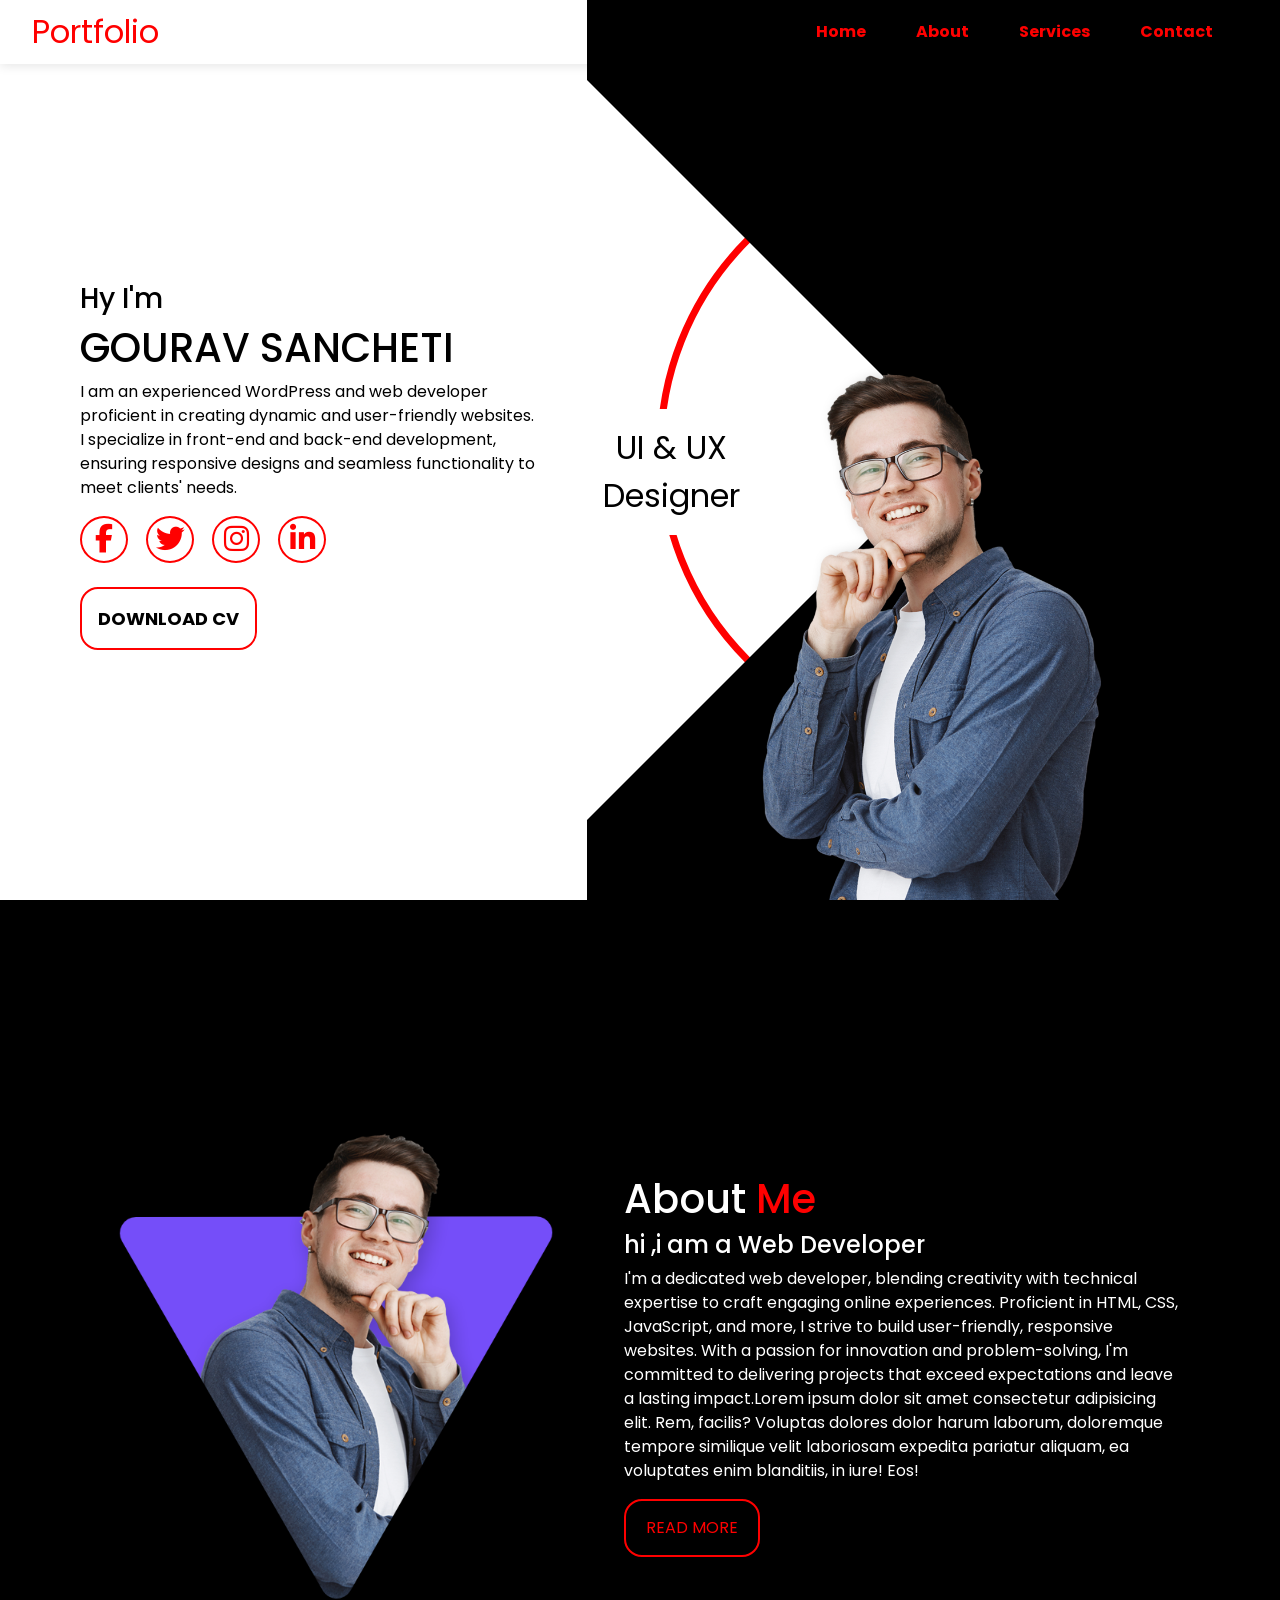
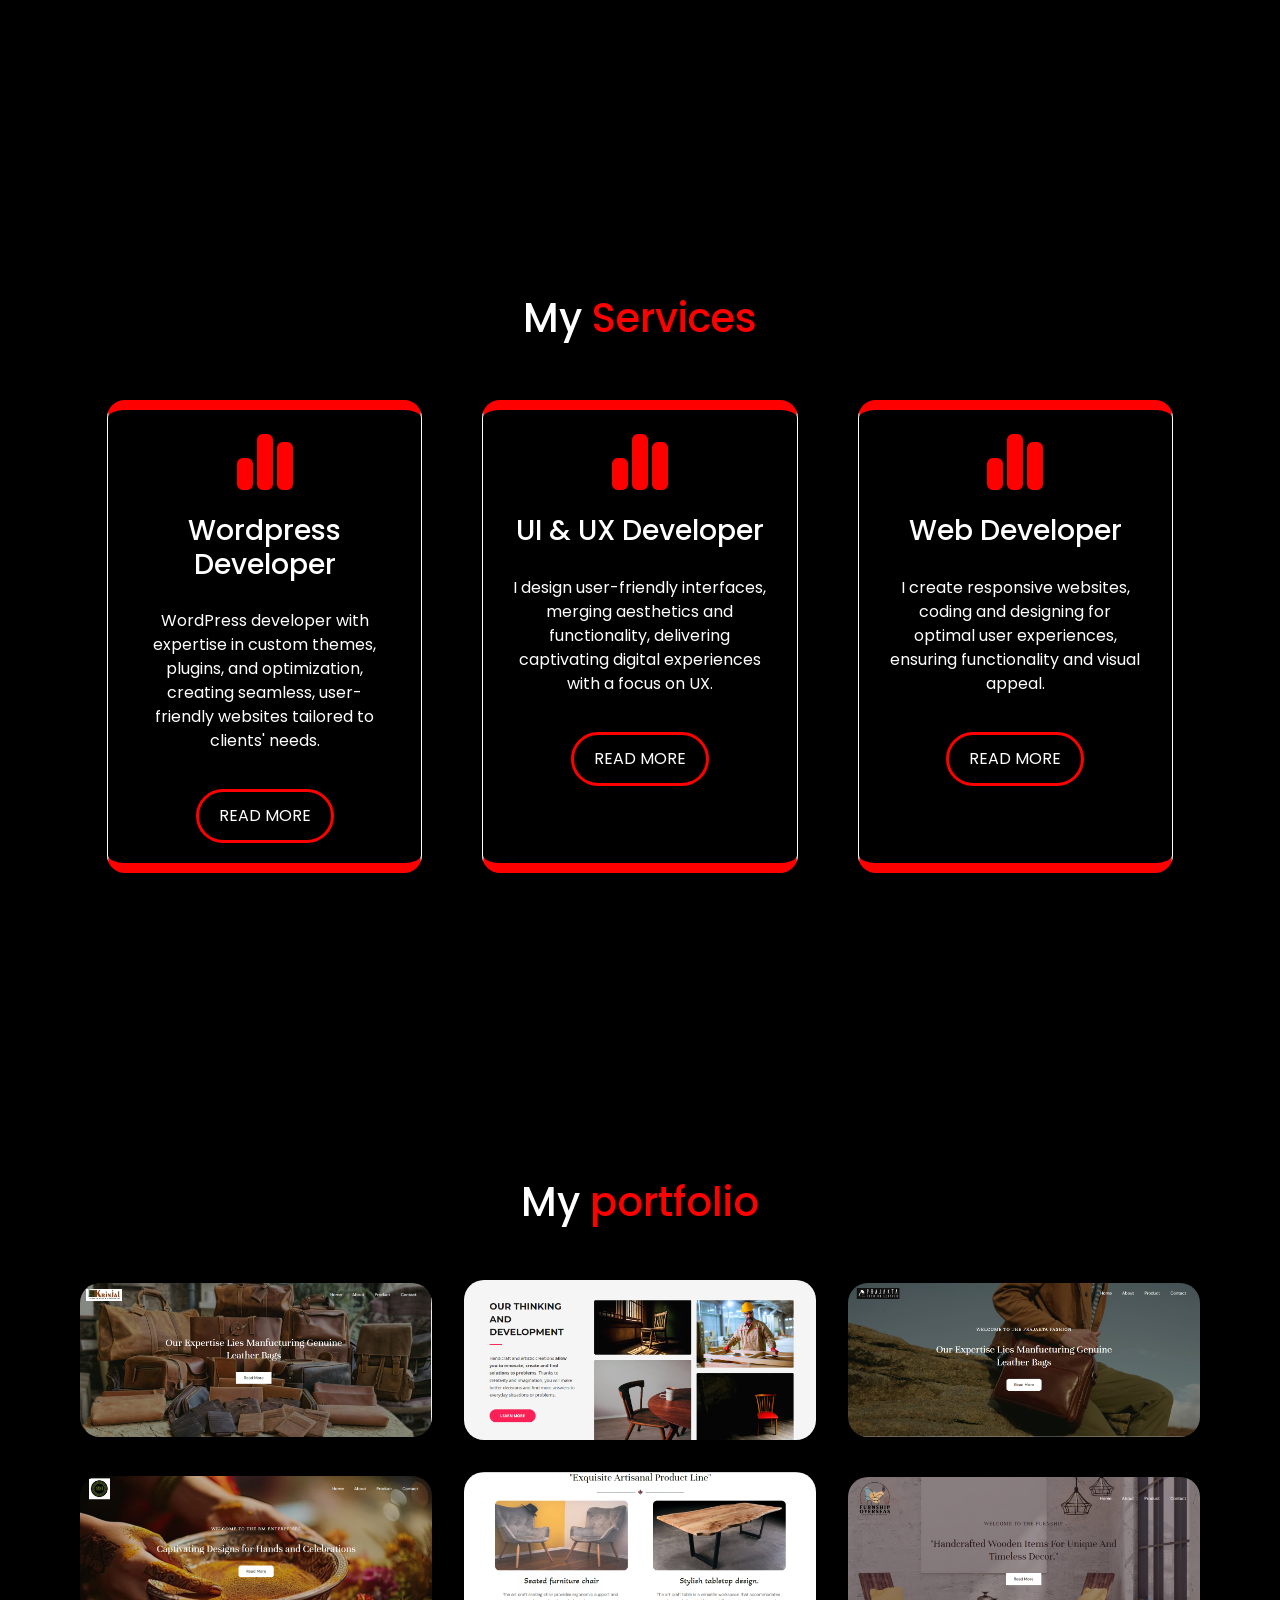
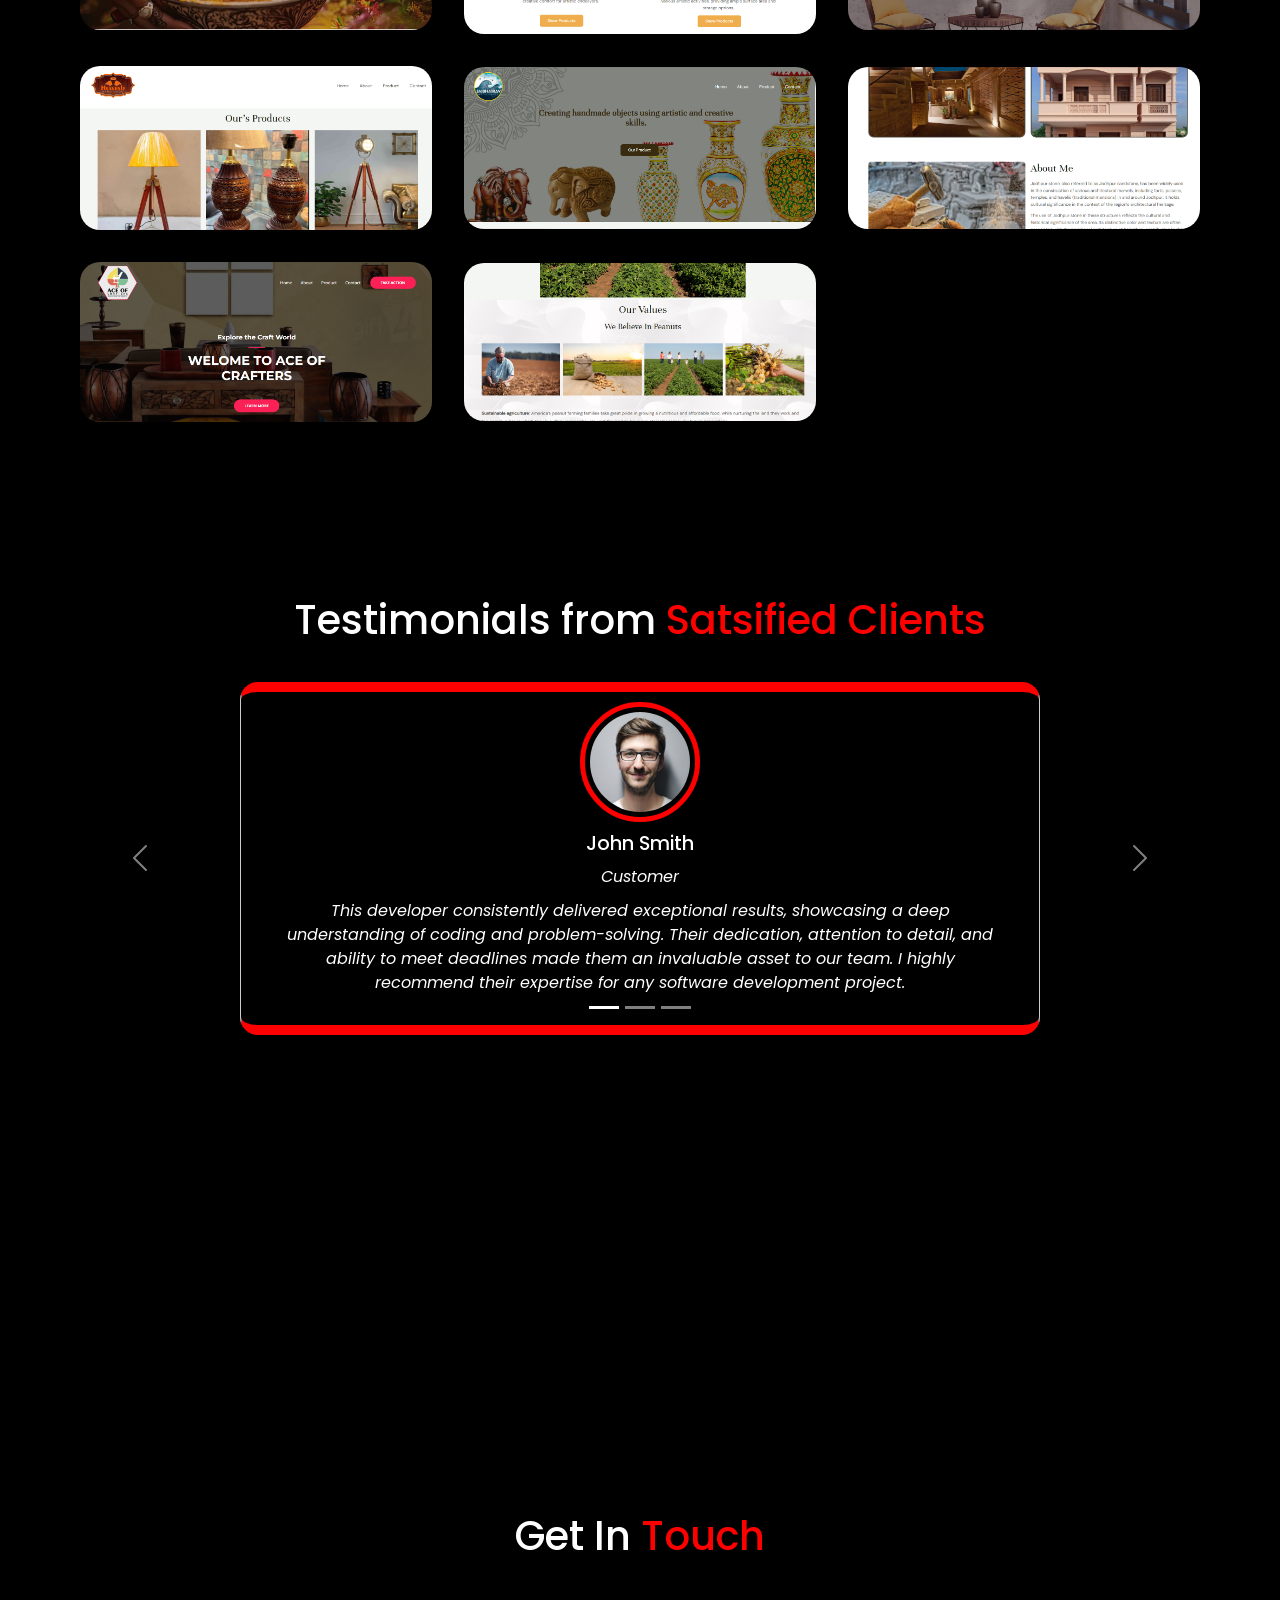
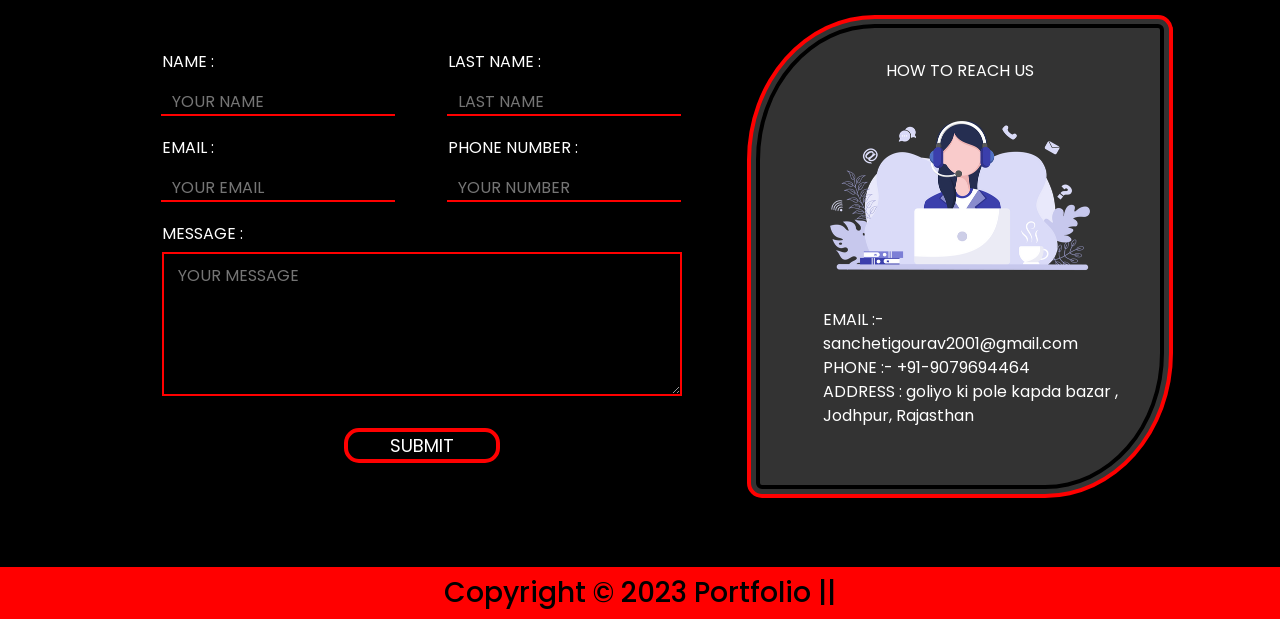
<file: index.html>
<!DOCTYPE html>
<html lang="en">
  <head>
    <meta charset="UTF-8" />
    <meta http-equiv="X-UA-Compatible" content="IE=edge" />
    <meta name="viewport" content="width=device-width, initial-scale=1.0" />
    <title>Portfilio</title>

    <!-- Bootstrap CSS -->
    <link
      href="https://cdn.jsdelivr.net/npm/bootstrap@5.0.2/dist/css/bootstrap.min.css"
      rel="stylesheet"
      integrity="sha384-EVSTQN3/azprG1Anm3QDgpJLIm9Nao0Yz1ztcQTwFspd3yD65VohhpuuCOmLASjC"
      crossorigin="anonymous"
    />

    <!-- fontawesome -->
    <link
      rel="stylesheet"
      href="https://cdnjs.cloudflare.com/ajax/libs/font-awesome/6.4.2/css/all.min.css"
    />
    <!-- custom css -->
    <link rel="stylesheet" href="css/style.css" />
  </head>

  <body>
    <!-- header design -->
    <div class="nav">
      <nav class="navbar">
        <div class="logo">Portfolio</div>
        <ul id="nav-menu">
          <li><a href="#home">Home</a></li>
          <li><a href="#about-section">About</a></li>
          <li><a href="#service">Services</a></li>
          <li><a href="#contact">Contact</a></li>
        </ul>
        <div class="nav-icon">
          <button class="bars" id="bars" onclick="show()">
            <div class="bar"></div>
            <div class="bar"></div>
            <div class="bar"></div>
          </button>
          <div class="cancle" id="cancle" onclick="hide()">&times;</div>
        </div>
      </nav>
    </div>

    <!-- home section design -->

    <section id="home" class="home">
      <div class="profile">
        <div class="profile-details">
          <h3 class="heading">Hy I'm</h3>
          <h1 class="heading">GOURAV SANCHETI</h1>
          <p>
            I am an experienced WordPress and web developer proficient in
            creating dynamic and user-friendly websites. I specialize in
            front-end and back-end development, ensuring responsive designs and
            seamless functionality to meet clients' needs.
          </p>
          <div class="social-media-links">
            <div class="facebook links">
              <a href="#">
                <i class="fa-brands fa-facebook-f"></i>
              </a>
            </div>
            <div class="twitter links">
              <a href="#">
                <i class="fa-brands fa-twitter"></i>
              </a>
            </div>
            <div class="instagram links">
              <a href="#">
                <i class="fa-brands fa-instagram"></i>
              </a>
            </div>
            <div class="facebook links">
              <a href="#">
                <i class="fa-brands fa-linkedin-in"></i>
              </a>
            </div>
          </div>
          <button class="cv capital">download cv</button>
        </div>
        <div class="profile-img">
          <div class="overlay"></div>
          <img class="overlay-1" src="images\border2.png" alt="" />
          <!-- <svg class="line" height="900" width="900" background="black">
  <line x1="0" y1="0" x2="340" y2="340" style="stroke:rgb(255,0,0);stroke-width:10" />
  <line x1="310" y1="310" x2="0" y2="620" style="stroke:rgb(255,0,0);stroke-width:10" />

  Sorry, your browser does not support inline SVG.
</svg> -->
          <img src="images/home.png" alt="img" />
          <div class="professions-box">
            <div class="profession" style="--i: 1">
              Website <br />
              Developer
            </div>
            <div class="profession" style="--i: 2">
              Graphics <br />
              Designer
            </div>
            <div class="profession" style="--i: 3">
              SEO <br />
              Developer
            </div>
            <div class="profession" style="--i: 4">
              UI & UX <br />
              Designer
            </div>
          </div>
        </div>
      </div>
    </section>

    <!-- about section design -->
    <section id="about-section" class="about">
      <div class="about-img">
        <img src="images\about.png" alt="my image" />
      </div>
      <div class="about-content">
        <h1 class="heading">About <span>Me</span></h1>
        <h4 class="heading">hi ,i am a Web Developer</h4>
        <p>
          I'm a dedicated web developer, blending creativity with technical
          expertise to craft engaging online experiences. Proficient in HTML,
          CSS, JavaScript, and more, I strive to build user-friendly, responsive
          websites. With a passion for innovation and problem-solving, I'm
          committed to delivering projects that exceed expectations and leave a
          lasting impact.Lorem ipsum dolor sit amet consectetur adipisicing
          elit. Rem, facilis? Voluptas dolores dolor harum laborum, doloremque
          tempore similique velit laboriosam expedita pariatur aliquam, ea
          voluptates enim blanditiis, in iure! Eos!
        </p>
        <button class="capital hoverbtn">read more</button>
      </div>
    </section>

    <!-- services section design -->
    <section id="service">
      <h1 class="heading">My <span>Services</span></h1>
      <div class="service-container">
        <div class="service-box">
          <i class="fa-solid fa-chart-simple"></i>
          <h3 class="heading">Wordpress Developer</h3>
          <p>
            WordPress developer with expertise in custom themes, plugins, and
            optimization, creating seamless, user-friendly websites tailored to
            clients' needs.
          </p>
          <a href="#" class="capital hoverbtn">read more</a>
        </div>
        <div class="service-box">
          <i class="fa-solid fa-chart-simple"></i>
          <h3 class="heading">UI & UX Developer</h3>
          <p>
            I design user-friendly interfaces, merging aesthetics and
            functionality, delivering captivating digital experiences with a
            focus on UX.
          </p>
          <a href="#" class="capital hoverbtn">read more</a>
        </div>
        <div class="service-box">
          <i class="fa-solid fa-chart-simple"></i>
          <h3 class="heading">Web Developer</h3>
          <p>
            I create responsive websites, coding and designing for optimal user
            experiences, ensuring functionality and visual appeal.
          </p>
          <a href="#" class="capital hoverbtn">read more</a>
        </div>
      </div>
    </section>

    <!-- portfolio section design -->

    <section id="portfolio" class="portfolio">
      <h1 class="heading">My <span>portfolio</span></h1>
      <div class="portfolio-container">
        <div class="portfolio-box">
          <img src="images/krinjal.PNG" alt="img1" />
          <div class="portfolio-content">
            <!-- <h3 class="heading">Web Design</h3> -->
            <!-- <p>
              Lorem ipsum dolor sit amet consectetur, adipisicing elit. Tenetur
              vel, exercitationem earum quas delectus provident voluptatem
              laborum ducimus
            </p>
            <a href="#" class="capital hoverbtn">read more</a> -->
            <center>
              <a
                href="https://krinjalleatherexport.com/"
                target="_blank"
                class="capital hoverbtn"
                >Visit</a
              >
            </center>
          </div>
        </div>
        <div class="portfolio-box">
          <img src="images\bluecity.PNG" alt="img3" />
          <div class="portfolio-content">
            <!-- <h3 class="heading">Web Design</h3> -->
            <!-- <p>
              Lorem ipsum dolor sit amet consectetur, adipisicing elit. Tenetur
              vel, exercitationem earum quas delectus provident voluptatem
              laborum ducimus
            </p>
            <a href="#" class="capital hoverbtn">read more</a> -->
            <center>
              <a
                href="https://bluecityoverseas.com/"
                target="_blank"
                class="capital hoverbtn"
                >Visit</a
              >
            </center>
          </div>
        </div>
        <div class="portfolio-box">
          <img src="images\prajakta.PNG" alt="img1" />
          <div class="portfolio-content">
            <!-- <h3 class="heading">Prajakta Fashion Leaders</h3> -->
            <!-- <p>
              Lorem ipsum dolor sit amet consectetur, adipisicing elit. Tenetur
              vel, exercitationem earum quas delectus provident voluptatem
              laborum ducimus
            </p>
            <a href="#" class="capital hoverbtn">read more</a> -->
            <center>
              <a
                href="https://prajaktafashionleather.com/"
                target="_blank"
                class="capital hoverbtn"
                >Visit</a
              >
            </center>
          </div>
        </div>
        <div class="portfolio-box">
          <img src="images\rm-enter.PNG" alt="img2" />
          <div class="portfolio-content">
            <!-- <h3 class="heading">RM -Enterprises</h3> -->
            <!-- <p>
              Lorem ipsum dolor sit amet consectetur, adipisicing elit. Tenetur
              vel, exercitationem earum quas delectus provident voluptatem
              laborum ducimus
            </p>
            <a href="#" class="capital hoverbtn">read more</a> -->
            <center>
              <a
                href="https://rm-enterprises.in/"
                target="_blank"
                class="capital hoverbtn"
                >Visit</a
              >
            </center>
          </div>
        </div>
        <div class="portfolio-box">
          <img src="images\jainmonk.PNG" alt="img3" />
          <div class="portfolio-content">
            <!-- <h3 class="heading">Jainmonk Overseas</h3> -->
            <!-- <p>
              Lorem ipsum dolor sit amet consectetur, adipisicing elit. Tenetur
              vel, exercitationem earum quas delectus provident voluptatem
              laborum ducimus
            </p>
            <a href="#" class="capital hoverbtn">read more</a> -->
            <center>
              <a
                href="https://jainmonkoverseas.com/"
                target="_blank"
                class="capital hoverbtn"
                >Visit</a
              >
            </center>
          </div>
        </div>
        <div class="portfolio-box">
          <img src="images\furnship.PNG" alt="img3" />
          <div class="portfolio-content">
            <!-- <h3 class="heading">Web Design</h3> -->
            <!-- <p>
              Lorem ipsum dolor sit amet consectetur, adipisicing elit. Tenetur
              vel, exercitationem earum quas delectus provident voluptatem
              laborum ducimus
            </p>
            <a href="#" class="capital hoverbtn">read more</a> -->
            <center>
              <a
                href="https://furnship.co.in/"
                target="_blank"
                class="capital hoverbtn"
                >Visit</a
              >
            </center>
          </div>
        </div>
        <div class="portfolio-box">
          <img src="images\heavenly.PNG" alt="img3" />
          <div class="portfolio-content">
            <!-- <h3 class="heading">Web Design</h3> -->
            <!-- <p>
              Lorem ipsum dolor sit amet consectetur, adipisicing elit. Tenetur
              vel, exercitationem earum quas delectus provident voluptatem
              laborum ducimus
            </p>
            <a href="#" class="capital hoverbtn">read more</a> -->
            <center>
              <a
                href="https://heavenlyhandmade.co.in/"
                target="_blank"
                class="capital hoverbtn"
                >Visit</a
              >
            </center>
          </div>
        </div>
        <div class="portfolio-box">
          <img src="images\jaibhairav.PNG" alt="img3" />
          <div class="portfolio-content">
            <!-- <h3 class="heading">Web Design</h3> -->
            <!-- <p>
              Lorem ipsum dolor sit amet consectetur, adipisicing elit. Tenetur
              vel, exercitationem earum quas delectus provident voluptatem
              laborum ducimus
            </p>
            <a href="#" class="capital hoverbtn">read more</a> -->
            <center>
              <a
                href="https://jaibhairavartandcraft.com/"
                target="_blank"
                class="capital hoverbtn"
                >Visit</a
              >
            </center>
          </div>
        </div>
        <div class="portfolio-box">
          <img src="images\shreekrishna.PNG" alt="img3" />
          <div class="portfolio-content">
            <!-- <h3 class="heading">Web Design</h3> -->
            <!-- <p>
              Lorem ipsum dolor sit amet consectetur, adipisicing elit. Tenetur
              vel, exercitationem earum quas delectus provident voluptatem
              laborum ducimus
            </p>
            <a href="#" class="capital hoverbtn">read more</a> -->
            <center>
              <a
                href="https://shreekrishnainnovation.com/"
                target="_blank"
                class="capital hoverbtn"
                >Visit</a
              >
            </center>
          </div>
        </div>
        <div class="portfolio-box">
          <img src="images\aceof.PNG" alt="img3" />
          <div class="portfolio-content">
            <!-- <h3 class="heading">Web Design</h3> -->
            <!-- <p>
              Lorem ipsum dolor sit amet consectetur, adipisicing elit. Tenetur
              vel, exercitationem earum quas delectus provident voluptatem
              laborum ducimus
            </p>
            <a href="#" class="capital hoverbtn">read more</a> -->
            <center>
              <a
                href="https://aceofcrafters.com/"
                target="_blank"
                class="capital hoverbtn"
                >Visit</a
              >
            </center>
          </div>
        </div>
        <div class="portfolio-box">
          <img src="images\shreekrishnaindustry.PNG" alt="img3" />
          <div class="portfolio-content">
            <!-- <h3 class="heading">Web Design</h3> -->
            <!-- <p>
              Lorem ipsum dolor sit amet consectetur, adipisicing elit. Tenetur
              vel, exercitationem earum quas delectus provident voluptatem
              laborum ducimus
            </p> -->
            <center>
              <a
                href="https://shreekrishnaindustry.com/"
                target="_blank"
                class="capital hoverbtn"
                >Visit</a
              >
            </center>
          </div>
        </div>
        
      </div>
    </section>

    <!-- testimonial design -->

    <section id="testimonials">
      <h1 class="heading">Testimonials from  <span>Satsified Clients</span></h1>
      <div
        id="carouselExampleCaptions"
        class="carousel slide"
        data-bs-ride="carousel"
      >
        <div class="carousel-indicators">
          <button
            type="button"
            data-bs-target="#carouselExampleCaptions"
            data-bs-slide-to="0"
            class="active"
            aria-current="true"
            aria-label="Slide 1"
          ></button>
          <button
            type="button"
            data-bs-target="#carouselExampleCaptions"
            data-bs-slide-to="1"
            aria-label="Slide 2"
          ></button>
          <button
            type="button"
            data-bs-target="#carouselExampleCaptions"
            data-bs-slide-to="2"
            aria-label="Slide 3"
          ></button>
        </div>
        <div class="carousel-inner">
          <div class="carousel-item active">
            <center>
              <img src="images\testimonial1.jpg" alt="Customer Image" />
            </center>
            <div class="testimonial-content">
              <h3>John Smith</h3>
              <p>Customer</p>
              <p>
                This developer consistently delivered exceptional results,
                showcasing a deep understanding of coding and problem-solving.
                Their dedication, attention to detail, and ability to meet
                deadlines made them an invaluable asset to our team. I highly
                recommend their expertise for any software development project.
              </p>
            </div>
          </div>
          <div class="carousel-item">
            <img src="images\testimonial3.jpg" alt="Customer Image" />
            <div class="testimonial-content">
              <h3>Jane Doe</h3>
              <p>Client</p>
              <p>
                Our experience with this web developer was fantastic. They
                created a user-friendly, visually stunning website that exceeded
                our expectations. Their communication, professionalism, and
                commitment to delivering on time made the project a breeze.
                We're thrilled with the results and highly recommend their
                services for web development needs.
              </p>
            </div>
          </div>
          <div class="carousel-item">
            <img src="images\testimonial2.jpg" alt="Customer Image" />
            <div class="testimonial-content">
              <h3>Michael Johnson</h3>
              <p>User</p>
              <p>
                I had a fantastic experience with this web developer. The
                website they designed is intuitive, fast, and visually
                appealing. It's easy to navigate, and I love the attention to
                detail. They've improved my online experience significantly, and
                I'd recommend them to anyone seeking a top-notch web developer.
              </p>
            </div>
          </div>
        </div>
        <button
          class="carousel-control-prev"
          type="button"
          data-bs-target="#carouselExampleCaptions"
          data-bs-slide="prev"
        >
          <span class="carousel-control-prev-icon" aria-hidden="true"></span>
          <span class="visually-hidden">Previous</span>
        </button>
        <button
          class="carousel-control-next"
          type="button"
          data-bs-target="#carouselExampleCaptions"
          data-bs-slide="next"
        >
          <span class="carousel-control-next-icon" aria-hidden="true"></span>
          <span class="visually-hidden">Next</span>
        </button>
      </div>
    </section>

    <!-- contact section design -->

    <section class="container contact" id="contact">
      <h1 class="heading">Get In  <span> Touch</span></h1>

      <div class="contact-box">
        <div class="contact-left">
          <form action="">
            <div class="input-row">
              <div class="input-group">
                <label>NAME :</label>
                <input
                  type="text"
                  placeholder="YOUR NAME"
                  required
                  autocomplete="off"
                />
              </div>
              <div class="input-group">
                <label>LAST NAME :</label>
                <input
                  type="text"
                  placeholder="LAST NAME"
                  required
                  autocomplete="off"
                />
              </div>
            </div>

            <div class="input-row">
              <div class="input-group">
                <label>EMAIL :</label>
                <input
                  type="email"
                  placeholder="YOUR EMAIL"
                  required
                  autocomplete="off"
                />
              </div>
              <div class="input-group">
                <label>PHONE NUMBER :</label>
                <input
                  type="tel"
                  placeholder="YOUR NUMBER"
                  required
                  autocomplete="off"
                />
              </div>
            </div>
            <label>MESSAGE :</label>
            <textarea rows="5" placeholder=" YOUR MESSAGE"></textarea>

            <button type="submit" class="capital hoverbtn">SUBMIT</button>
          </form>
        </div>
        <div class="contact-right">
          <span>HOW TO REACH US</span>
          <div>
            <img src="images/c1.png" alt="img1" />
          </div>
          <ul type="none" class="details">
            <li>EMAIL :- sanchetigourav2001@gmail.com</li>
            <li>PHONE :- +91-9079694464</li>
            <li>ADDRESS : goliyo ki pole kapda bazar , Jodhpur, Rajasthan</li>
          </ul>
        </div>
      </div>
    </section>

    <!-- footer design -->
    <div class="footer">
      <h3>Copyright © 2023 Portfolio ||</h3>
    </div>

    <script
      src="https://cdn.jsdelivr.net/npm/bootstrap@5.0.2/dist/js/bootstrap.bundle.min.js"
      integrity="sha384-MrcW6ZMFYlzcLA8Nl+NtUVF0sA7MsXsP1UyJoMp4YLEuNSfAP+JcXn/tWtIaxVXM"
      crossorigin="anonymous"
    ></script>
    <!-- custom js -->
    <script src="js/script.js"></script>
  </body>
</html>
</file>
<file: css/style.css>
@import url('https://fonts.googleapis.com/css2?family=Poppins:wght@300;400;500;600;700;800;900&display=swap');

* {
    margin: 0px;
    padding: 0px;
    box-sizing: border-box;
    text-decoration: none;
    border: none;
    outline: none;
    scroll-behavior: smooth;
    font-family: 'Poppins', sans-serif;
}
/* :root
{ */

    /* background-color */
    /* --main-bg-color:black; */
    /* --bg-color : white; */
    /* --red-bg-color:red; */

    /* font-color */
    /* --first-text: red; */
    /* --second-text:white; */
    /* --third-text:black; */

    /* border-color */
    /* --red-border: red; */
    /* --black-border: black; */

/* } */ 
:root
{
    /* background-color */
    --main-bg-color:black;
    --bg-color : white;
    --red-bg-color:red;

    /* font-color */
    --first-text: red;
    --second-text:white ;
    --third-text:black;

    /* border-color */
    --red-border: red;
    --black-border: black;
    --white-border:white;
}
body
{
    background-color: var(--main-bg-color);
    color: var(--second-text);
}
section
{
    margin: 0 0 1rem;
}
.nav
{
    display: flex;
    flex-wrap: wrap;
    padding-left: 0;
    margin-bottom: 0;
    position: fixed;
    height: 0;
    width: 100%;
    z-index: 10;
    /* list-style: none; */
    background: rgba(0,0,0,0.8);
}


.navbar {
    position: fixed;
    top: 0;
    left: 0;
    width: 100%;
    padding: 0.5rem 2rem;
    background-color: transparent;
    transition: background-color 0.3s ease-in-out, box-shadow 0.3s ease-in-out;
    box-shadow: 0 2px 10px rgba(0, 0, 0, 0.1);
    z-index: 1000;
    box-sizing: border-box;

}

.nav .navbar .logo
{
    font-size: xx-large;
    color: var(--first-text);
}
.nav-icon
{
    display: none;
}


.nav .navbar .nav-icon{
position: relative;
margin-right: 10px;
width: 30px;
height: 40px;
z-index: 2000;
}
.nav .navbar .nav-icon .bars{
    position: absolute;
    display: flex;
    flex-direction: column;
    background-color: transparent;
    gap: 5px;
    top: 8px;
    left: 0;
}
    .nav .navbar .nav-icon .bars .bar {
    width: 30px;
    /* gap: 10px; */
    height: 5px;
    border-radius: 18px;
    background-color: var(--bg-color);
}
.cancle
{
    font-size: 2.5rem;
    position: absolute;
    top: -8px;
    z-index: -1;
    display: none;
}



.navbar ul {
    list-style: none;
    display: flex;
    justify-content: center;
    align-items: center;
    margin: 0;
    padding: 10px;
}

.navbar li {
    margin: 0 10px;
}

.navbar a {
    text-decoration: none;
    color: var(--first-text);
    font-weight: bold;
    padding: 8px 15px;
    border-radius: 5px;
    transition: background-color 0.2s ease-in-out, color 0.2s ease-in-out;
}

.navbar a:hover {
    background-color: var(--red-bg-color);
    color: var(--third-text);
}
/* home section */
section#home {
    width: 100%;
    height: 100vh;
    display: flex;
    align-items: center;
    background-color: var(--bg-color);
    color: var(--third-text);
}
.profile
{
    display: flex;
}
.social-media-links {
    display: flex;
    gap: 18px;
    font-size: x-large;
}
.social-media-links .links {
    width: 3rem;
    border: 2px solid var(--red-border);
    padding: 5px 10px 2px;
    border-radius: 50%;
    text-align: center;
    display: flex;
    align-items: center;
    justify-content: center;
}
.social-media-links .links a i
{
    color: var(--first-text);
    font-size: 1.8rem;
}
button.cv {
    margin: 1.5rem auto 0 0;
    padding: 1rem;
    border: 2px solid var(--red-border);
    border-radius: 18px;
    background-color: transparent;
    font-size: large;
    font-weight: 700;
}
button.cv:hover
{
    border-color:black ;
    background-color: var(--red-bg-color);
}

.profile-details {
    padding: 2rem 3rem 0 5rem;
    width: 50%;
    display: flex;
    height: 100vh;
    flex-direction: column;
    justify-content: center;
}
.profile .profile-details h1.heading
{
    text-align: left;
    padding: 0;
}
.profile-img {
    width: 60%;
    padding-left: 3rem;
    height: 100vh;
    position: relative;
    display: flex;
    align-items: center;
    justify-content: center;
    overflow: hidden;
}
.overlay
{
    width: 100%;
    z-index: 1;
    top: 0;

    border: 50vh solid var(--black-border);
    border-left: 50vh solid transparent;
    position: absolute;
}
img.overlay-1
{
    display: none;
}
.line
{
    position: absolute;
    top:0;
    z-index: 2;
    width: 100%;
    height: 100vh;
}
.profile-img img {
    z-index: 3;
    position: absolute;
    width: 23rem;
    right: 160px;
    bottom: 0px;
}
.professions-box {
    position: relative;
    width: 600px;
    height: 600px;
    border: 7px solid var(--red-border);
    display: flex;
    align-items: center;
    justify-content: center;
    border-radius: 50%;
    animation: rotate 15s infinite;
}
@keyframes rotate {
    0%
    {
        rotate: 360deg;
    }
    25%
    {
        rotate: 270deg;
    }
    50%
    {
        rotate: 180deg;
    }
    75%
    {
        rotate: 90deg;
    }
    100%
    {
        rotate: 0deg;
    }
    
}

.profession
 {
    position: absolute;
    background: var(--bg-color);
    padding: 15px;
    transform: rotate(calc(360deg / 4 * var(--i)));
    transform-origin: 368px;
    text-align: center;
    left: -76px;
    font-size: 2rem;
    top: 43%;
    
}

/* about section */

section#about-section {
    height: 100vh;
    display: flex;
    align-items: center;
    justify-content: center;
    padding: 2rem 6rem;
    gap: 3rem;
}
#about-section h1.heading
{
    text-align: left;
    padding: 0;
}
.about-img img
{
    width: 30rem;
}
.heading span
{
    color: var(--first-text);
}
.about-content button
{
    border: 2px solid var(--red-border);
    color: var(--first-text);
    padding: 15px 20px;
    background: transparent;
    border-radius: 18px;
}


/* service section */
#service
{
    height: 100vh;  
    padding: 2rem;
    text-align: center;
}
h1.heading{
    padding: 30px 50px;
    text-align: center;
}
.service-container
{
    display: grid;
    grid-template-columns: repeat(auto-fit,minmax(250px , 1fr));
    gap: 60px;
    padding: 20px 75px; 
}
.service-box {
    width: 100%;
    border-radius: 18px;
    align-items: center;
    flex-direction: column;
    display: flex;
    padding: 20px 30px;
    box-shadow: 0px 0px 5px rgba(0, 0, 0, 0.7);
    gap: 20px;
    transition-duration: 0.5s;
    text-align: center;
    border: 1px solid white;
    border-top: 10px solid var(--red-border);
    border-bottom: 10px solid var(--red-border);
}
.service-box:hover
{
    scale: 1.1;
    box-shadow: 1px 1px 1rem rgba(0, 0, 0, 0.7);

}
.service-box i
{
    font-size: 4rem;
    color: var(--first-text);
}
.service-box a
{
    color: var(--second-text);
    text-decoration: none;
    padding: 12px 20px;
    border: 3px solid var(--red-border);
    border-radius: 30px;
}

/* portfolio */
#portfolio
{
    width: 100%;
    height: auto;
    margin-bottom: 8rem;
}
.portfolio-container
{
    display: grid;
    grid-template-columns: repeat(auto-fit,minmax(300px,1fr));
    align-items: center;
    gap: 2rem;
    padding:1rem 5rem;
    overflow: hidden;
}
.portfolio-box
{
    display: flex;
    position: relative;
    flex-direction: column;
    border-radius: 20px;
    box-shadow: 0px 0px 1rem rgba(0, 0, 0, 0.7);
    overflow: hidden;
}
.portfolio-content
{
    position: absolute;
    bottom: 0;
    top: 100%;
    left: 0;
    right: 0;
    padding: 20px;
    display: flex;
    flex-direction: column;
    align-items: center;
    text-align: center;
    justify-content: center;
    background-color: rgba(0, 0, 0, 0.8);
    z-index: -1;
    color: white;
    transition-duration: 2s;
}
.portfolio-box:hover .portfolio-content
{
    top: 0px;
    z-index: 2;
}
.portfolio-box:hover img
{
    transform: scale(2 );
}


.portfolio-box img
{
    width: 100%;
    transition-duration: 2s;
    scale: 1;
}
.portfolio-box .portfolio-content a
{
    color: var(--second-text);
    text-decoration: none;
    border-radius: 12px;
    border: 2px solid var(--red-border);
    padding: 12px 30PX;
    font-size: 1.5REM;
    font-family: cursive;
    text-align: center;
    display: inline;
}
.portfolio-box .portfolio-content h3.heading
{
    color: var(--first-text);
}


/* testimonial */
#testimonials
{
    height: 100vh;
    position: relative;
}
#carouselExampleCaptions {
        max-width: 800px;
        position: relative;
        margin:auto;
        /* overflow: hidden; */
        /* display: flex;
        align-items: center;
        justify-content: center; */
      }
      
      
    
      .carousel-item {
          
          border: 1px solid #ccc;
          border-top: 10px solid var(--red-border);
      border-bottom: 10px solid var(--red-border);
        flex-shrink: 0;
        width: 100%;
        height: auto;
        /* height: 350px; */
        text-align: center;
        padding: 20px;
        border-radius: 18px;
        box-shadow: 0 2px 4px rgba(0, 0, 0, 0.1);
      }
    
      .carousel-item img {
        border-radius: 50%;
        width: 100px;
        height: 100px;
        display: inline;
        outline: 5px solid var(--red-border);
        outline-offset: 5px;
        margin: 0 43% 20px;
        object-fit: cover;
      }
    
      .testimonial-content {
        padding: 0 20px;
      }
    
      .testimonial-content h3 {
        margin: 0;
        font-size: 1.2em;
      }
    
      .testimonial-content p {
        margin: 10px 0;
        font-style: italic;
      }
    
      
      .carousel-control-prev-icon,.carousel-control-next-icon {
          /* display: inline-block; */
          padding: 5px 10px;
        background-color: transparent;
        color: var(--first-text);
        border: none;
        border-radius: 5px;
        cursor: pointer;
      }
      .carousel-control-prev,.carousel-control-next {
        position: absolute;
      }
      .carousel-control-prev {
        left: -20% ;

      }
      .carousel-control-next {
        right: -20% ;
      }
      .scroll-button.next {
        right: 90px ;
        top: 48%;
      }


/* contact us */
.contact-box{
    margin: 20px;
    display: flex;
}

.contact-left{
    flex-basis: 60%;
    padding: 40px 60px;
}
.contact-left form
{
    display: flex;
    flex-direction: column;
}


.contact-right{
    flex-basis: 40%;
    margin: 5px;
    padding: 40px;
    background-color: rgba(255, 255,255, 0.2);
    text-align: center;
    border: 4px solid var(--red-border);
    border-radius: 30% 15px 30% 15px;
    outline: 4px solid var(--black-border);
    outline-offset: -13px;
    /* color: #fff; */
}

.contact-right ul {

    text-align: start;
}
.input-row{
    display: flex;
    justify-content: space-between;
    margin-bottom: 20px;
}

.input-row .input-group{
    flex-basis: 45%;
    display: flex;
    flex-direction: column;
    align-items: flex-start;
}

.input-group input{
    padding: 10px 11px 0;
    border: none;
    border-bottom: 2px solid var(--red-border);
    background: transparent;
    /* color: white; */
    outline: none;
    width: 100%;
}


textarea{
    width: 100%;
    border: 2px solid var(--red-border);
    margin-bottom: 2rem;           
    background: transparent;
    padding: 10px;
    outline: none;
    /* color: white; */
    cursor: black;
}

label{
    margin-bottom: 6px;
    display: block;
    color: var(--second-text);
}

.contact-box button{
    background: transparent;
    width: 30%;
    margin: auto;
    border: 4px solid var(--red-border);
    font-size:large;
    border-radius: 15px;
    outline: none;
    color:var(--second-text);
    height: 35px;
}

.hoverbtn:hover{
    background: var(--red-bg-color) !important;
    text-decoration:none !important;
    color: var(--third-text) !important;
    border-color: var(--white-border) !important;
}


.contact-right img{
    width: 100%;
}

.capital
{
    text-transform: uppercase;
}





       









/* responsive */

@media screen and (max-width:1250px) {

.overlay
{
    margin-left:5rem ;
    border: 53vh solid var(--black-border);
    border-left: 40vh solid transparent;
}
.service-container
{
    gap: 20px;
    padding: 20px;
}
#portfolio
{
    height: auto;
}

}
















@media screen and (max-width:1150px) {

.professions-box
{
    width: 400px;
    height: 400px;
}
.profession
{
    transform-origin: 277px;
    font-size: 1.7rem;
}
.profile-img img {
right: 50px;
}
#carouselExampleCaptions
{
    width: 80%;
}
.carousel-control-prev {
left: 8%;
}

.carousel-control-next {
    right: 8%;
}
.service-box
{
    display: flex;
    gap: 20px;
    padding: 20px;
}
}














@media screen and (max-width:950px) {
    .overlay
    {
        margin-left:5rem ;
        border: 53vh solid var(--black-border);
        border-left: 40vh solid transparent;
    }
    .contact-left,.contact-right
{
    padding: 30px 0px;
}
.portfolio-container
{
    display: grid;
    grid-template-columns: repeat(auto-fit,minmax(300px,1fr));
    align-items: center;
    gap: 2rem;
    padding:1rem 5rem;
    overflow: hidden;
}

}








 
@media screen and (max-width:880px) {

.nav-icon
{
    display: block;
}    
.nav .navbar #nav-menu
{
    display: flex;
    position: absolute;
    flex-direction: column;
    width: 100%;
    left: -100%;
    background: var(--main-bg-color);
    bottom: -400%;
    transition: all 1s;
    gap: 20px;
}
.nav .navbar #nav-menu li
{
    padding: 10px;
}

    section#home
    {
        margin-top: 4rem;
        height: auto;
    }
    .profile {
    display: flex;
    justify-content: center;
    flex-direction: column;
    align-items: center;
}
.profile-details
{
    height: auto;
    text-align: center;
    width: auto;
    align-items: center;
    padding: 20px 40px; 
}
.profile-img
{
    padding-left: 0;
    padding-right: 0;
    width: 100%;
    height: 450px;
    overflow: hidden;
    cursor: none;
}
.profile-img img {
    
    width: 12rem;
    left: 40%;
    bottom: 0;
}
.overlay
{   
    margin: 0;
    z-index: 2;
    /* top: 0;
    left: 0;
    border: 54vw solid black;
    border-top: 26vh solid transparent; */
    display: none;
}
img.overlay-1
{
    display: block;
    width: 100%;
    height: inherit;
    position: absolute;
    top: 0;
    left: 0;
    right: 0;
    bottom: 0;
}
.professions-box
{
    width: 400px;
    height: 400px;
    position: absolute;
    top: 35px;
}
.profession:nth-child(1)
{
    transform: rotate(0deg) translate(193px,-193px);
}
.profession:nth-child(2)
{
    transform: rotate(90deg) translate(183px, -172px);
}

.profession:nth-child(3)
{
    transform: rotate(180deg) translate(194px, -171px)
}
.profession:nth-child(4)
{
    transform: rotate(270deg) translate(196px, -186px);
}
button.cv {
margin: 1.5rem auto;
}



/* about */

section#about-section
{
    flex-direction: column-reverse;
    height: auto !important;
    text-align: center;
    gap: 0;
    padding: 2rem 1rem;
}
.about-img
{
    display: flex;
    align-items: center;
    justify-content: center;
}
.about-img > img
{
    width: 80%;
}
.about-content
{
    text-align: center;
    width: 100%;
    padding: 30px;
    box-sizing: border-box;
}
#about-section h1.heading
{
    text-align: center;
}

/* service */
#service
{
    height: auto;
    padding: 0;
}
.service-container
{   
    display: flex;
    flex-direction: column;
    gap: 40px;
    padding: 50px;
}
.service-box
{
    padding: 10px;
    gap: 0;
}

/* portfolio */
#portfolio
{
    height: auto;
    margin-bottom: 1rem;
}
.portfolio-container
{
    padding: 1rem;
    grid-template-columns: repeat(auto-fit,minmax(200px,1fr));
    
}
.portfolio-content
{
    padding: 5px;
}


/* testimonial */
#testimonials
{
    height: auto;
    margin-bottom: 2rem;
}
.carousel-item
{
    height: 500px;
}
.testimonial-content
{
    padding: 0;
}

.carousel-control-prev-icon, .carousel-control-next-icon {
    display: none;
}
/* contact */
.contact-box
{
    display: flex;
    flex-direction: column-reverse;
}
.contact-box .contact-left form
{
    display: flex;
    flex-direction: column;
}

.contact-right span
{
    font-size: x-large;
}

}

/* Footer  */
.footer h3 {
    display: flex;
    text-align: center;
    justify-content: center;
    margin-top: 4rem;
    background: red;
    margin-bottom: 0rem;
    padding: .6rem;
    color: black;
}













@media screen and (max-width:550px) {
.profile-img
{
    padding: 0;
    height: 320px;
}    
.profile-img img {
    left: 36%;
    width: 10rem;
}
.professions-box
{
    top: 20px;
}

.profession:nth-child(1) {
    transform: rotate(0deg) translate(190px,-208px);
}
.profession:nth-child(3) {
    transform: rotate(180deg) translate(200px, -144px);
}
.profession:nth-child(4) {
    transform: rotate(270deg) translate(233px, -186px);
}


.overlay
{
    /* border: 53vw solid black;
    border-top: 57vh solid transparent; */
    display: none;
}
img.overlay-1
{
    display: block;
    width: 100%;
    position: absolute;
    left: 0;
    bottom: -2px;
    top: 0;
    right: 0;
    height: inherit;
}
section#about-section
{
    padding: 20px;
}
.portfolio-content p {
    font-size: 11px;
}
.about-content
{
    padding-left: 0;
    padding-right: 0;
}
.carousel-item
{
    height: 600px;
}
.carousel-item img
{
    margin: 20px;
}
.details
{
    padding: 0 20px;
    word-wrap: break-word;

}
}
</file>
